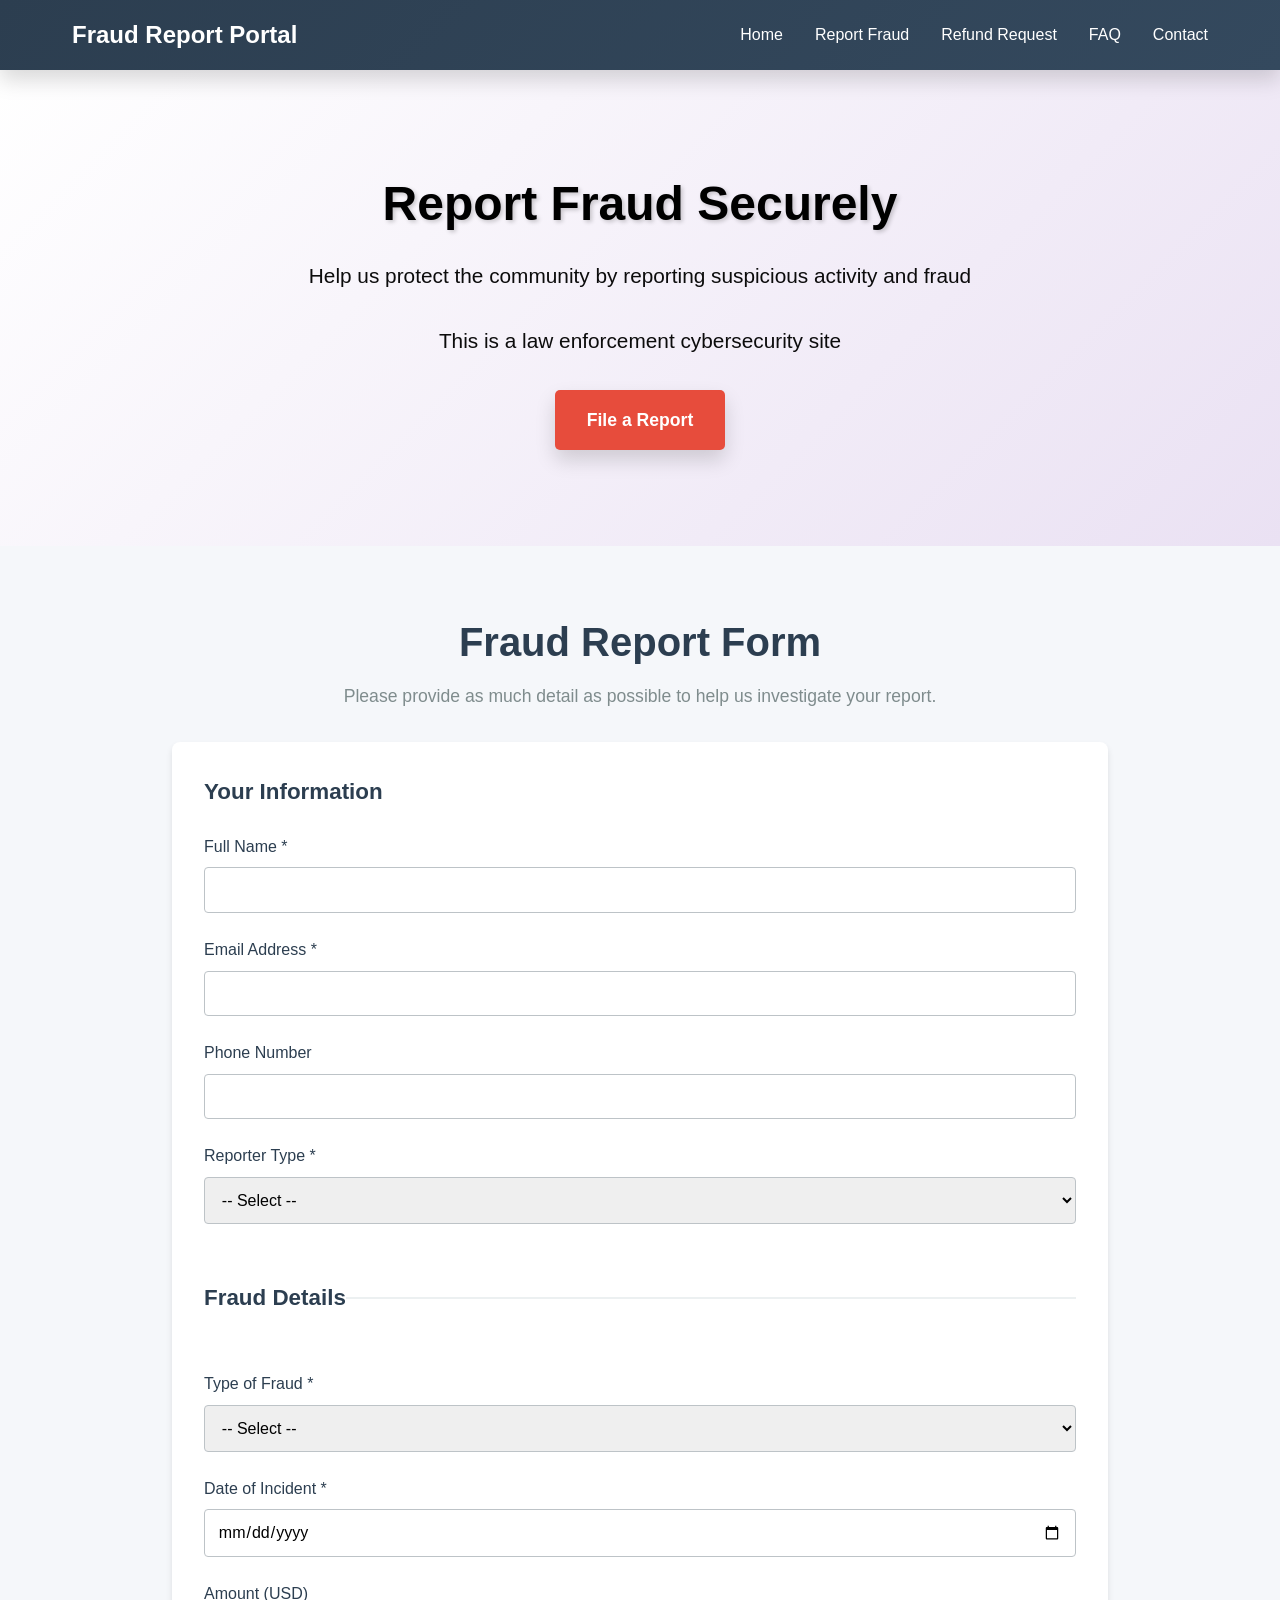
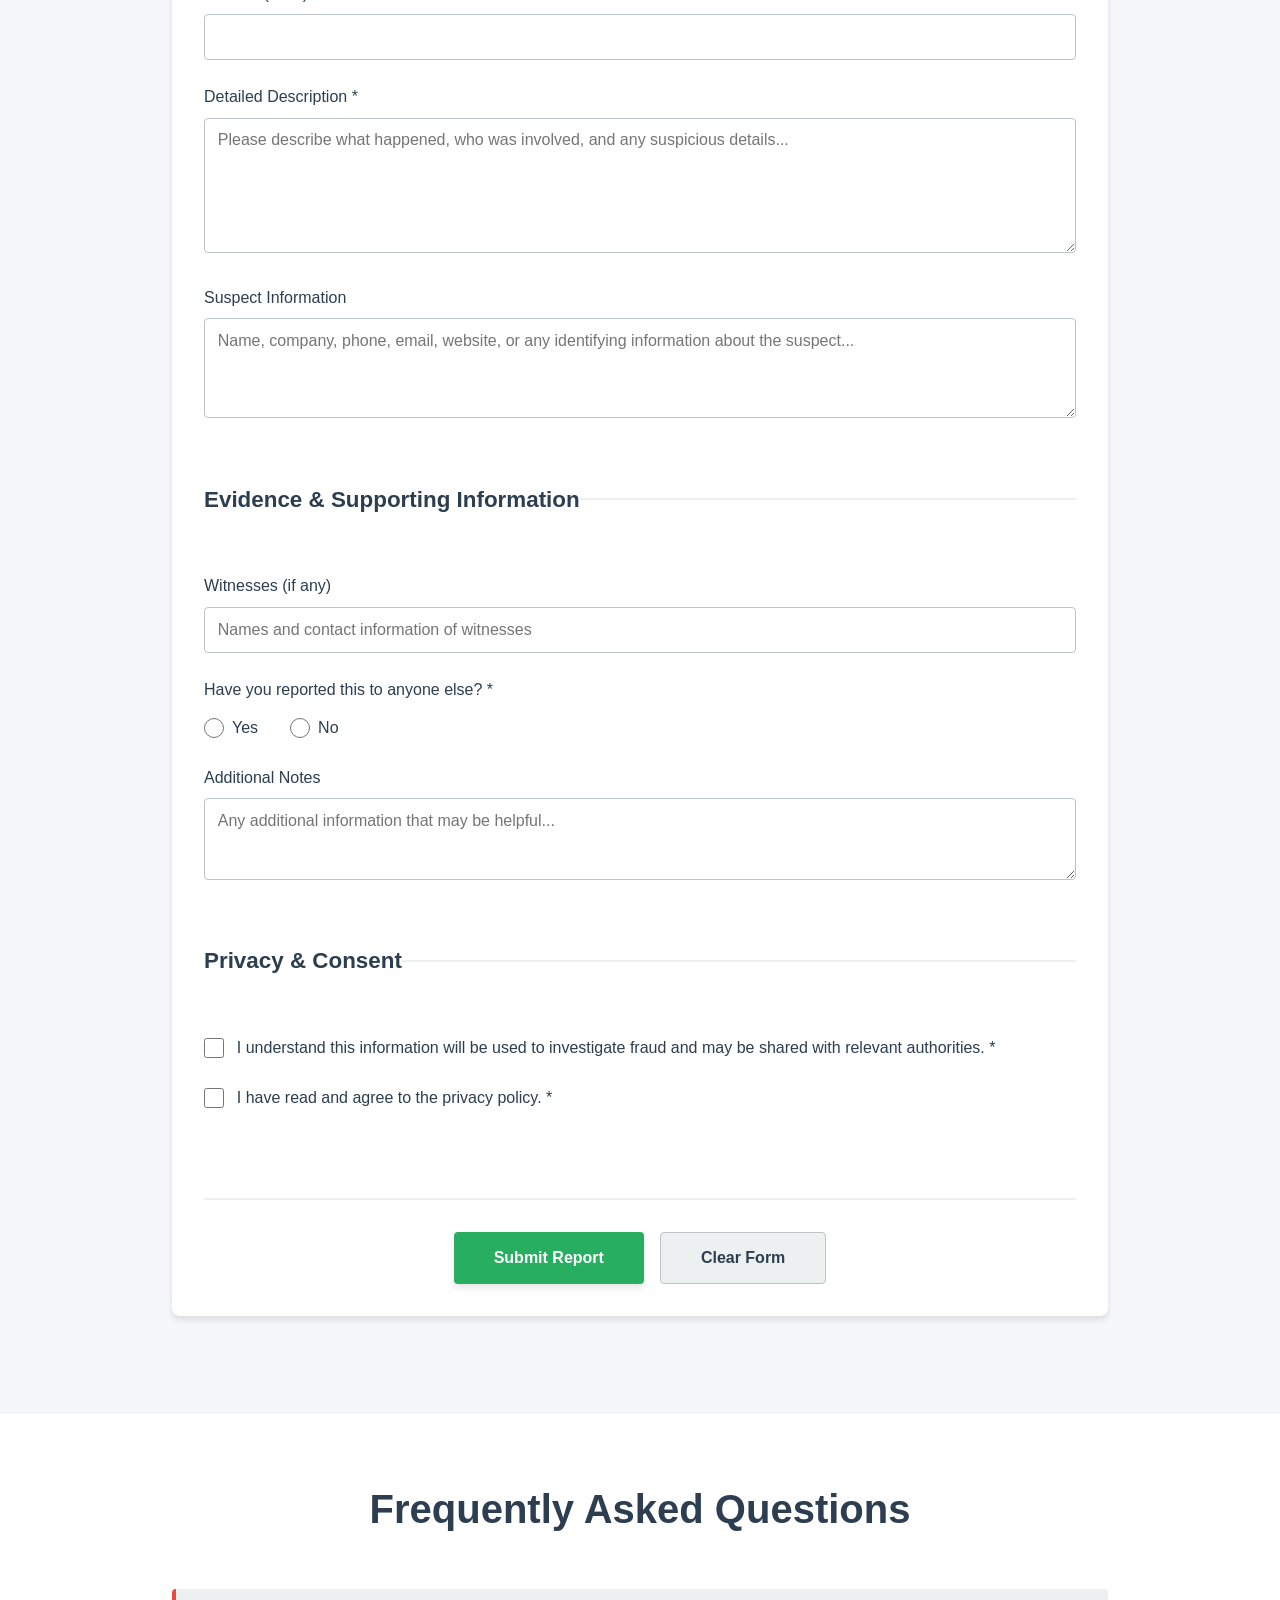
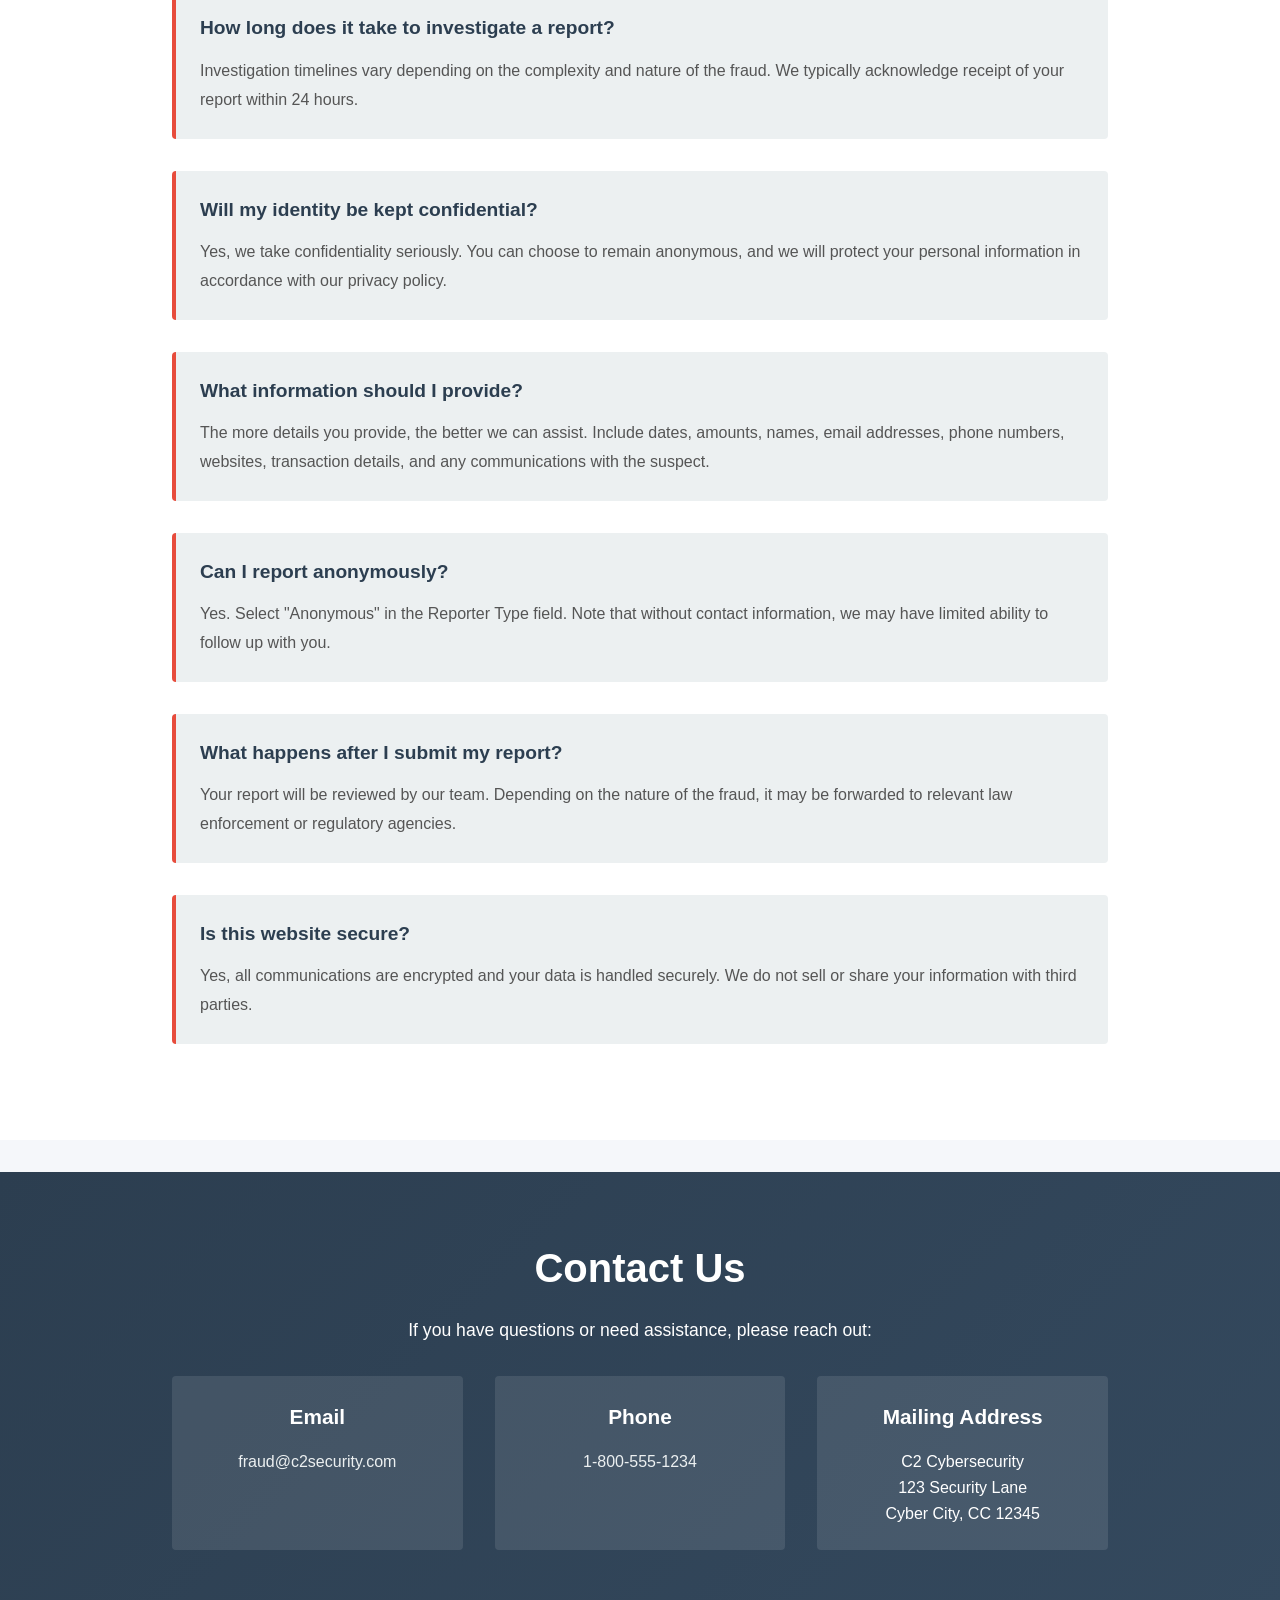
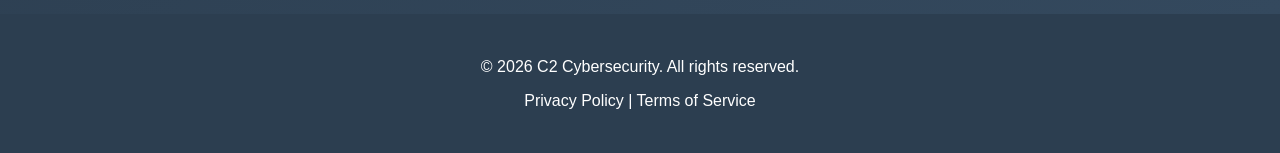
<file: index.html>
<!DOCTYPE html>
<html lang="en">
<head>
    <meta charset="UTF-8">
    <meta name="viewport" content="width=device-width, initial-scale=1.0">
    <title>Fraud Report Portal - C2 Cybersecurity</title>
    <link rel="icon" type="image/svg+xml" href="data:image/svg+xml,<svg xmlns='http://www.w3.org/2000/svg' viewBox='0 0 100 100'><rect fill='%232c3e50' width='100' height='100'/><text x='50' y='65' font-size='60' font-weight='bold' fill='%23e74c3c' text-anchor='middle' font-family='Arial'>F</text></svg>">
    <link rel="stylesheet" href="styles.css">
</head>
<body>
    <header>
        <nav class="navbar">
            <div class="nav-container">
                <div class="logo">
                    <h1>Fraud Report Portal</h1>
                </div>
                <button class="hamburger" id="hamburger" aria-label="Toggle menu">
                    <span></span>
                    <span></span>
                    <span></span>
                </button>
                <ul class="nav-menu" id="navMenu">
                    <li><a href="#home">Home</a></li>
                    <li><a href="#report">Report Fraud</a></li>
                    <li><a href="refund.html">Refund Request</a></li>
                    <li><a href="#faq">FAQ</a></li>
                    <li><a href="#contact">Contact</a></li>
                </ul>
            </div>
        </nav>
    </header>

    <main>
        <!-- Hero Section -->
        <section id="home" class="hero">
            <div class="hero-content">
                <h2>Report Fraud Securely</h2>
                <p>Help us protect the community by reporting suspicious activity and fraud</p>
                <p>This is a law enforcement cybersecurity site</p>
                <a href="#report" class="cta-button">File a Report</a>
            </div>
        </section>

        <!-- Fraud Report Form Section -->
        <section id="report" class="report-section">
            <div class="container">
                <h2>Fraud Report Form</h2>
                <p class="section-intro">Please provide as much detail as possible to help us investigate your report.</p>
                
                <form id="fraudForm" class="fraud-form">
                    <!-- Personal Information -->
                    <fieldset>
                        <legend>Your Information</legend>
                        
                        <div class="form-group">
                            <label for="fullName">Full Name *</label>
                            <input type="text" id="fullName" name="fullName" required>
                        </div>

                        <div class="form-group">
                            <label for="email">Email Address *</label>
                            <input type="email" id="email" name="email" required>
                        </div>

                        <div class="form-group">
                            <label for="phone">Phone Number</label>
                            <input type="tel" id="phone" name="phone">
                        </div>

                        <div class="form-group">
                            <label for="reporterType">Reporter Type *</label>
                            <select id="reporterType" name="reporterType" required>
                                <option value="">-- Select --</option>
                                <option value="individual">Individual</option>
                                <option value="business">Business</option>
                                <option value="organization">Organization</option>
                                <option value="anonymous">Anonymous</option>
                            </select>
                        </div>
                    </fieldset>

                    <!-- Fraud Details -->
                    <fieldset>
                        <legend>Fraud Details</legend>
                        
                        <div class="form-group">
                            <label for="fraudType">Type of Fraud *</label>
                            <select id="fraudType" name="fraudType" required>
                                <option value="">-- Select --</option>
                                <option value="identity_theft">Identity Theft</option>
                                <option value="credit_card">Credit Card Fraud</option>
                                <option value="phishing">Phishing</option>
                                <option value="online_auction">Online Auction Fraud</option>
                                <option value="refund">Refund Fraud</option>
                                <option value="payment">Payment Fraud</option>
                                <option value="check">Check Fraud</option>
                                <option value="imposter">Imposter/Scam</option>
                                <option value="other">Other</option>
                            </select>
                        </div>

                        <div class="form-group">
                            <label for="fraudDate">Date of Incident *</label>
                            <input type="date" id="fraudDate" name="fraudDate" required>
                        </div>

                        <div class="form-group">
                            <label for="amount">Amount (USD)</label>
                            <input type="number" id="amount" name="amount" min="0" step="0.01">
                        </div>

                        <div class="form-group">
                            <label for="description">Detailed Description *</label>
                            <textarea id="description" name="description" rows="6" required placeholder="Please describe what happened, who was involved, and any suspicious details..."></textarea>
                        </div>

                        <div class="form-group">
                            <label for="suspectInfo">Suspect Information</label>
                            <textarea id="suspectInfo" name="suspectInfo" rows="4" placeholder="Name, company, phone, email, website, or any identifying information about the suspect..."></textarea>
                        </div>
                    </fieldset>

                    <!-- Evidence -->
                    <fieldset>
                        <legend>Evidence & Supporting Information</legend>
                        
                        <div class="form-group">
                            <label for="witnesses">Witnesses (if any)</label>
                            <input type="text" id="witnesses" name="witnesses" placeholder="Names and contact information of witnesses">
                        </div>

                        <div class="form-group">
                            <label for="reportedToOthers">Have you reported this to anyone else? *</label>
                            <div class="radio-group">
                                <label>
                                    <input type="radio" name="reportedToOthers" value="yes"> Yes
                                </label>
                                <label>
                                    <input type="radio" name="reportedToOthers" value="no"> No
                                </label>
                            </div>
                        </div>

                        <div class="form-group" id="reportedToGroup" style="display: none;">
                            <label for="reportedTo">Where did you report it?</label>
                            <input type="text" id="reportedTo" name="reportedTo" placeholder="e.g., FBI, Police, Bank, etc.">
                        </div>

                        <div class="form-group">
                            <label for="attachments">Additional Notes</label>
                            <textarea id="attachments" name="attachments" rows="3" placeholder="Any additional information that may be helpful..."></textarea>
                        </div>
                    </fieldset>

                    <!-- Privacy & Consent -->
                    <fieldset>
                        <legend>Privacy & Consent</legend>
                        
                        <div class="form-group checkbox">
                            <label>
                                <input type="checkbox" id="consent" name="consent" required>
                                I understand this information will be used to investigate fraud and may be shared with relevant authorities. *
                            </label>
                        </div>

                        <div class="form-group checkbox">
                            <label>
                                <input type="checkbox" id="privacy" name="privacy" required>
                                I have read and agree to the privacy policy. *
                            </label>
                        </div>
                    </fieldset>

                    <!-- Submit Button -->
                    <div class="form-actions">
                        <button type="submit" class="submit-btn">Submit Report</button>
                        <button type="reset" class="reset-btn">Clear Form</button>
                    </div>
                </form>

                <!-- Status Messages -->
                <div id="statusMessage" class="status-message" style="display: none;"></div>
                <div id="successMessage" class="success-message" style="display: none;">
                    <h3>✓ Report Submitted Successfully</h3>
                    <p>Thank you for your report. We will review it and take appropriate action.</p>
                    <p>Reference ID: <span id="referenceId"></span></p>
                </div>
            </div>
        </section>

        <!-- FAQ Section -->
        <section id="faq" class="faq-section">
            <div class="container">
                <h2>Frequently Asked Questions</h2>
                
                <div class="faq-item">
                    <h3>How long does it take to investigate a report?</h3>
                    <p>Investigation timelines vary depending on the complexity and nature of the fraud. We typically acknowledge receipt of your report within 24 hours.</p>
                </div>

                <div class="faq-item">
                    <h3>Will my identity be kept confidential?</h3>
                    <p>Yes, we take confidentiality seriously. You can choose to remain anonymous, and we will protect your personal information in accordance with our privacy policy.</p>
                </div>

                <div class="faq-item">
                    <h3>What information should I provide?</h3>
                    <p>The more details you provide, the better we can assist. Include dates, amounts, names, email addresses, phone numbers, websites, transaction details, and any communications with the suspect.</p>
                </div>

                <div class="faq-item">
                    <h3>Can I report anonymously?</h3>
                    <p>Yes. Select "Anonymous" in the Reporter Type field. Note that without contact information, we may have limited ability to follow up with you.</p>
                </div>

                <div class="faq-item">
                    <h3>What happens after I submit my report?</h3>
                    <p>Your report will be reviewed by our team. Depending on the nature of the fraud, it may be forwarded to relevant law enforcement or regulatory agencies.</p>
                </div>

                <div class="faq-item">
                    <h3>Is this website secure?</h3>
                    <p>Yes, all communications are encrypted and your data is handled securely. We do not sell or share your information with third parties.</p>
                </div>
            </section>
        </section>

        <!-- Contact Section -->
        <section id="contact" class="contact-section">
            <div class="container">
                <h2>Contact Us</h2>
                <p>If you have questions or need assistance, please reach out:</p>
                
                <div class="contact-info">
                    <div class="contact-item">
                        <h3>Email</h3>
                        <p><a href="mailto:fraud@c2security.com">fraud@c2security.com</a></p>
                    </div>
                    <div class="contact-item">
                        <h3>Phone</h3>
                        <p><a href="tel:+18005551234">1-800-555-1234</a></p>
                    </div>
                    <div class="contact-item">
                        <h3>Mailing Address</h3>
                        <p>C2 Cybersecurity<br>123 Security Lane<br>Cyber City, CC 12345</p>
                    </div>
                </div>
            </div>
        </section>
    </main>

    <footer>
        <div class="footer-content">
            <p>&copy; 2026 C2 Cybersecurity. All rights reserved.</p>
            <p><a href="#privacy">Privacy Policy</a> | <a href="#terms">Terms of Service</a></p>
        </div>
    </footer>

    <script src="script.js"></script>
</body>
</html>
</file>
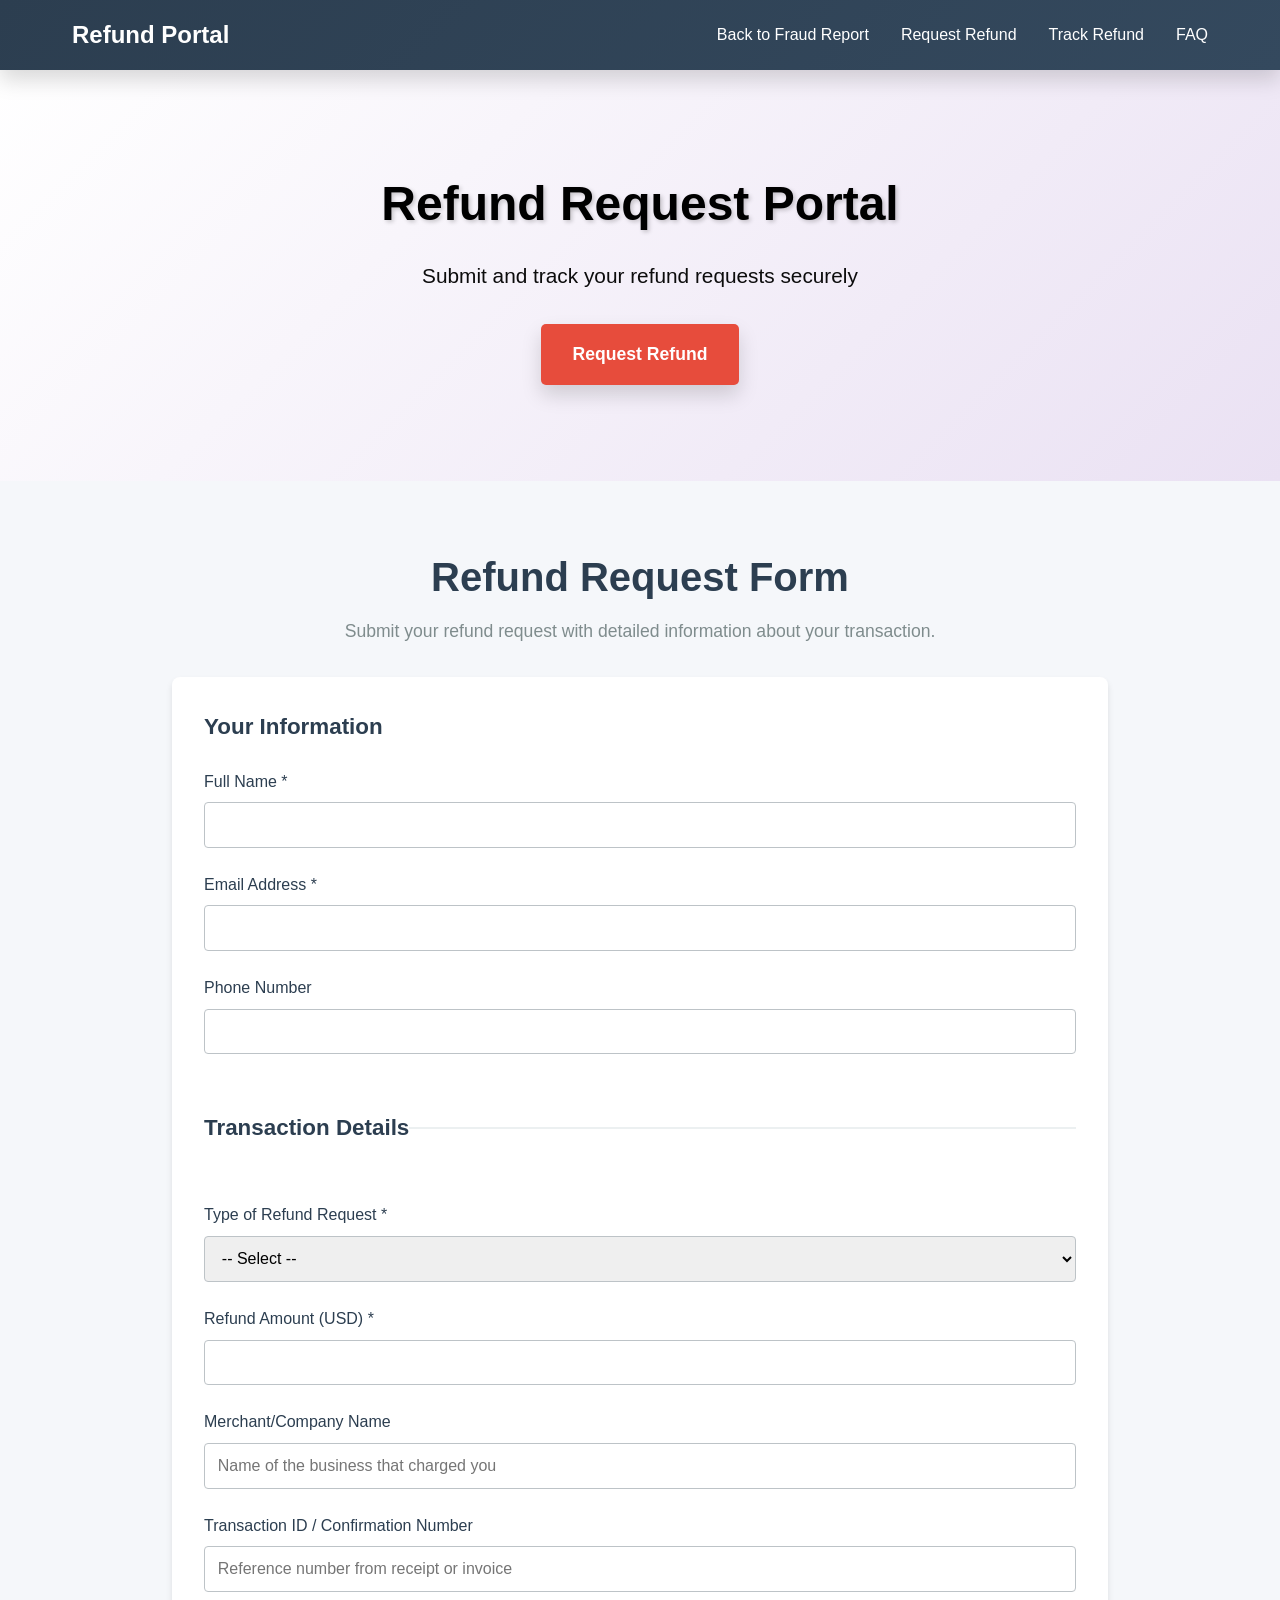
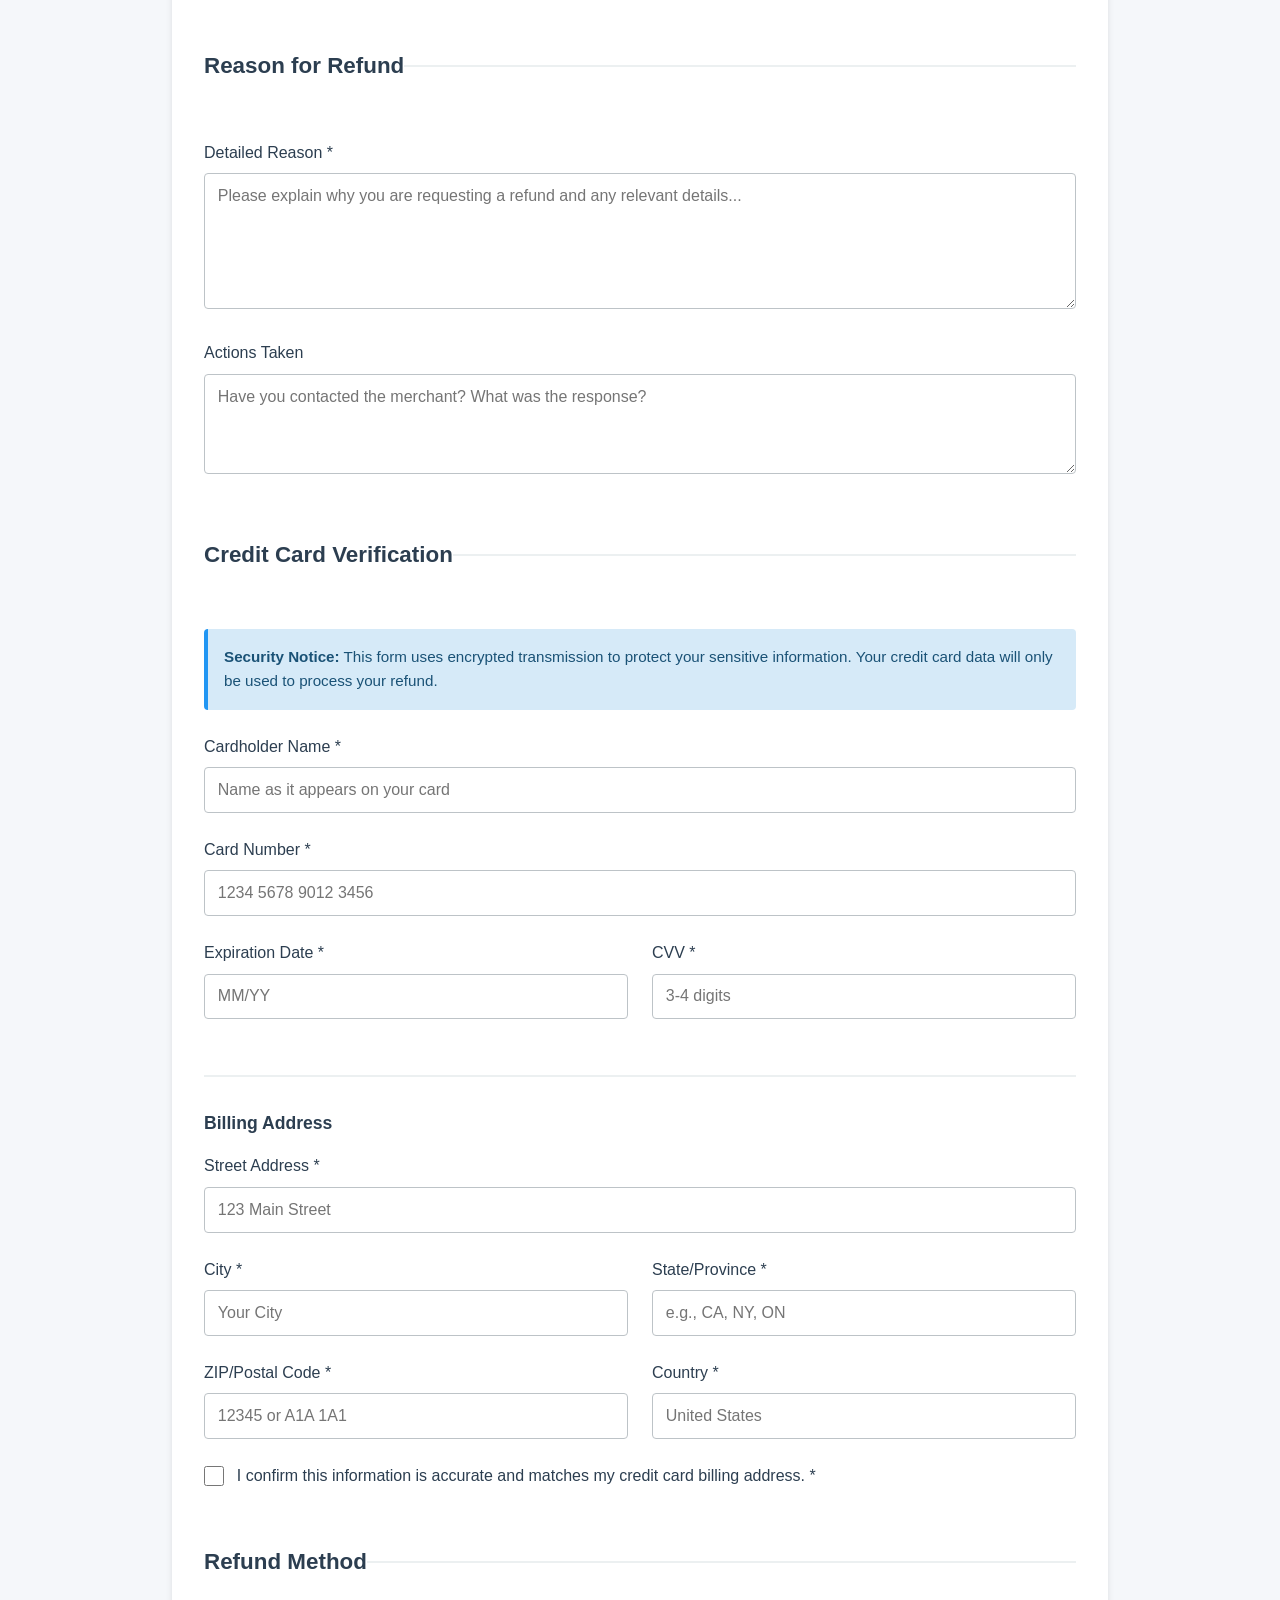
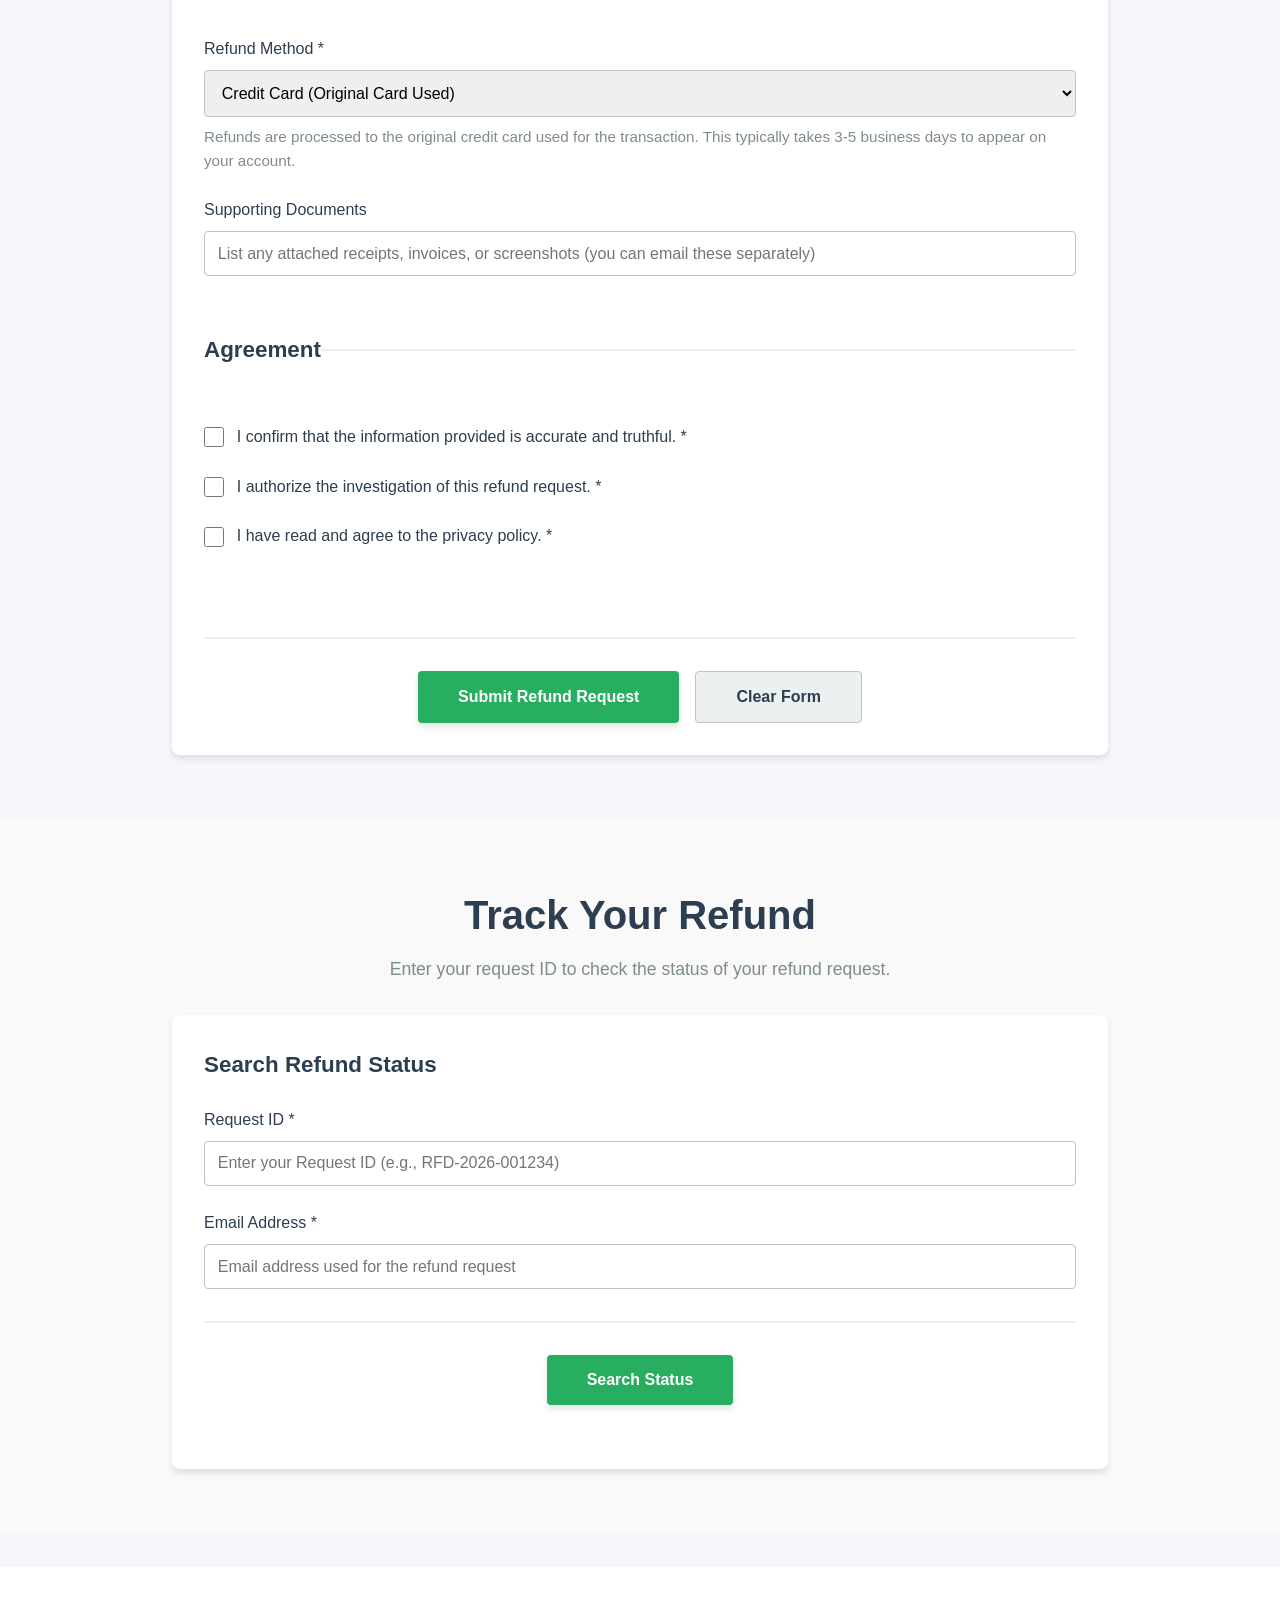
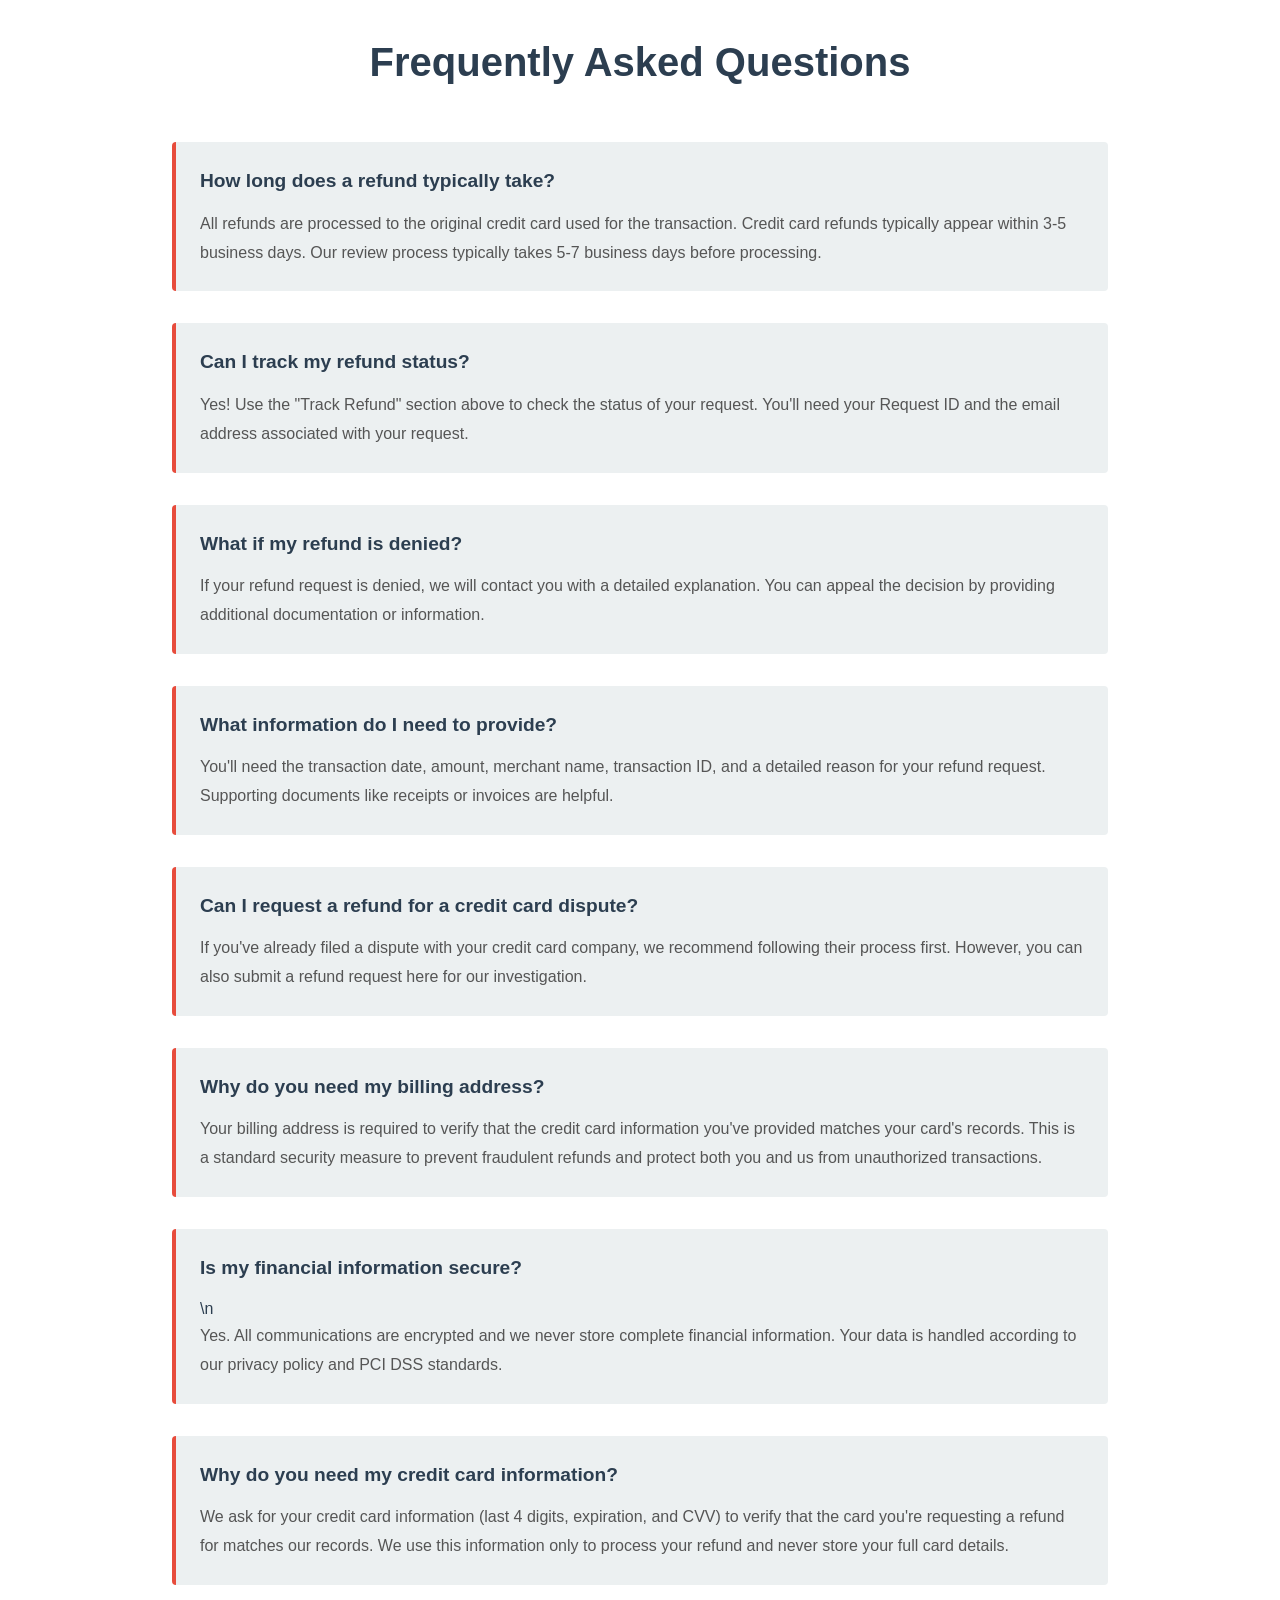
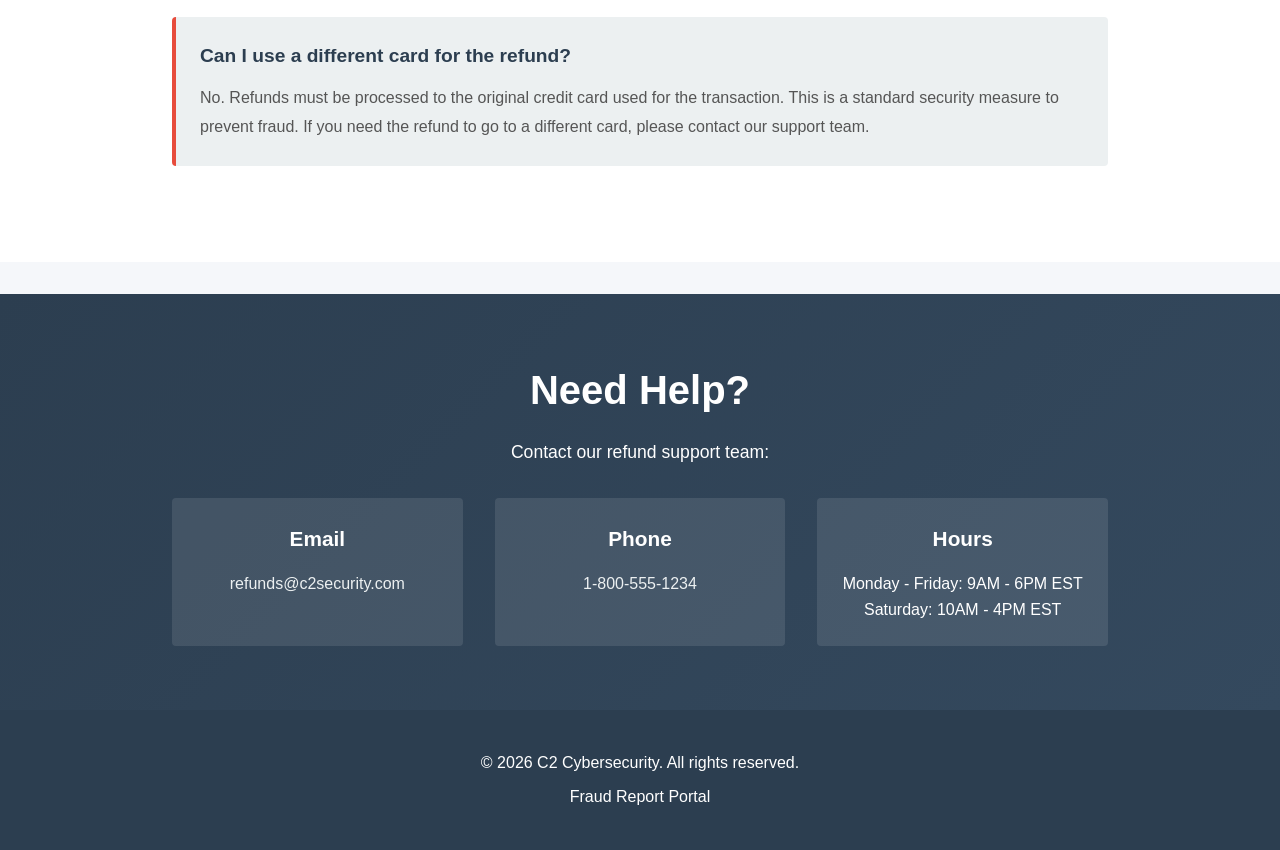
<file: refund.html>
<!DOCTYPE html>
<html lang="en">
<head>
    <meta charset="UTF-8">
    <meta name="viewport" content="width=device-width, initial-scale=1.0">
    <title>Refund Request - C2 Cybersecurity</title>
    <link rel="icon" type="image/svg+xml" href="data:image/svg+xml,<svg xmlns='http://www.w3.org/2000/svg' viewBox='0 0 100 100'><rect fill='%232c3e50' width='100' height='100'/><text x='50' y='65' font-size='60' font-weight='bold' fill='%23e74c3c' text-anchor='middle' font-family='Arial'>F</text></svg>">
    <link rel="stylesheet" href="styles.css">
</head>
<body>
    <header>
        <nav class="navbar">
            <div class="nav-container">
                <div class="logo">
                    <h1>Refund Portal</h1>
                </div>
                <button class="hamburger" id="hamburger" aria-label="Toggle menu">
                    <span></span>
                    <span></span>
                    <span></span>
                </button>
                <ul class="nav-menu" id="navMenu">
                    <li><a href="index.html">Back to Fraud Report</a></li>
                    <li><a href="#request">Request Refund</a></li>
                    <li><a href="#track">Track Refund</a></li>
                    <li><a href="#faq">FAQ</a></li>
                </ul>
            </div>
        </nav>
    </header>

    <main>
        <!-- Hero Section -->
        <section id="home" class="hero">
            <div class="hero-content">
                <h2>Refund Request Portal</h2>
                <p>Submit and track your refund requests securely</p>
                <a href="#request" class="cta-button">Request Refund</a>
            </div>
        </section>

        <!-- Refund Request Form Section -->
        <section id="request" class="report-section">
            <div class="container">
                <h2>Refund Request Form</h2>
                <p class="section-intro">Submit your refund request with detailed information about your transaction.</p>
                
                <form id="refundForm" class="fraud-form">
                    <!-- Personal Information -->
                    <fieldset>
                        <legend>Your Information</legend>
                        
                        <div class="form-group">
                            <label for="fullName">Full Name *</label>
                            <input type="text" id="fullName" name="fullName" required>
                        </div>

                        <div class="form-group">
                            <label for="email">Email Address *</label>
                            <input type="email" id="email" name="email" required>
                        </div>

                        <div class="form-group">
                            <label for="phone">Phone Number</label>
                            <input type="tel" id="phone" name="phone">
                        </div>

                        
                    </fieldset>

                    <!-- Transaction Details -->
                    <fieldset>
                        <legend>Transaction Details</legend>
                        
                        <div class="form-group">
                            <label for="refundType">Type of Refund Request *</label>
                            <select id="refundType" name="refundType" required>
                                <option value="">-- Select --</option>
                                <option value="overcharge">Overcharge</option>
                                <option value="duplicate">Duplicate Charge</option>
                                <option value="service_not_provided">Service Not Provided</option>
                                <option value="product_defective">Product Defective/Not as Described</option>
                                <option value="unauthorized">Unauthorized Transaction</option>
                                <option value="billing_error">Billing Error</option>
                                <option value="subscription_cancellation">Subscription Cancellation</option>
                                <option value="other">Other</option>
                            </select>
                        </div>

                        <div class="form-group">
                            <label for="refundAmount">Refund Amount (USD) *</label>
                            <input type="number" id="refundAmount" name="refundAmount" min="0.01" step="0.01" required>
                        </div>

                        <div class="form-group">
                            <label for="merchantName">Merchant/Company Name</label>
                            <input type="text" id="merchantName" name="merchantName" placeholder="Name of the business that charged you">
                        </div>

                        <div class="form-group">
                            <label for="transactionId">Transaction ID / Confirmation Number</label>
                            <input type="text" id="transactionId" name="transactionId" placeholder="Reference number from receipt or invoice">
                        </div>
                    </fieldset>

                    <!-- Refund Reason -->
                    <fieldset>
                        <legend>Reason for Refund</legend>
                        
                        <div class="form-group">
                            <label for="reason">Detailed Reason *</label>
                            <textarea id="reason" name="reason" rows="6" required placeholder="Please explain why you are requesting a refund and any relevant details..."></textarea>
                        </div>

                        <div class="form-group">
                            <label for="actionsTaken">Actions Taken</label>
                            <textarea id="actionsTaken" name="actionsTaken" rows="4" placeholder="Have you contacted the merchant? What was the response?"></textarea>
                        </div>
                    </fieldset>

                    <!-- Credit Card Verification -->
                    <fieldset>
                        <legend>Credit Card Verification</legend>
                        
                        <div class="security-notice">
                            <p><strong> Security Notice:</strong> This form uses encrypted transmission to protect your sensitive information. Your credit card data will only be used to process your refund.</p>
                        </div>

                        <div class="form-group">
                            <label for="cardholderName">Cardholder Name *</label>
                            <input type="text" id="cardholderName" name="cardholderName" placeholder="Name as it appears on your card" required>
                        </div>

                        <div class="form-group">
                            <label for="cardNumber">Card Number *</label>
                            <input type="text" id="cardNumber" name="cardNumber" maxlength="19" placeholder="1234 5678 9012 3456" pattern="[0-9\s]{13,19}" required>
                        </div>

                        <div class="form-row">
                            <div class="form-group">
                                <label for="cardExpiry">Expiration Date *</label>
                                <input type="text" id="cardExpiry" name="cardExpiry" maxlength="5" placeholder="MM/YY" pattern="[0-9]{2}/[0-9]{2}" required>
                            </div>

                            <div class="form-group">
                                <label for="cardCVV">CVV *</label>
                                <input type="text" id="cardCVV" name="cardCVV" maxlength="4" placeholder="3-4 digits" pattern="[0-9]{3,4}" required title="CVV should be 3-4 digits">
                            </div>
                        </div>

                        <hr style="margin: 2rem 0; border: none; border-top: 2px solid var(--light-color);">

                        <h4 style="color: var(--primary-color); margin-bottom: 1rem; font-size: 1.1rem;">Billing Address</h4>

                        <div class="form-group">
                            <label for="billingStreet">Street Address *</label>
                            <input type="text" id="billingStreet" name="billingStreet" placeholder="123 Main Street" required>
                        </div>

                        <div class="form-row">
                            <div class="form-group">
                                <label for="billingCity">City *</label>
                                <input type="text" id="billingCity" name="billingCity" placeholder="Your City" required>
                            </div>

                            <div class="form-group">
                                <label for="billingState">State/Province *</label>
                                <input type="text" id="billingState" name="billingState" placeholder="e.g., CA, NY, ON" required>
                            </div>
                        </div>

                        <div class="form-row">
                            <div class="form-group">
                                <label for="billingZip">ZIP/Postal Code *</label>
                                <input type="text" id="billingZip" name="billingZip" placeholder="12345 or A1A 1A1" required>
                            </div>

                            <div class="form-group">
                                <label for="billingCountry">Country *</label>
                                <input type="text" id="billingCountry" name="billingCountry" placeholder="United States" required>
                            </div>
                        </div>

                        <div class="form-group checkbox">
                            <label>
                                <input type="checkbox" id="cardDataConfirm" name="cardDataConfirm" required>
                                I confirm this information is accurate and matches my credit card billing address. *
                            </label>
                        </div>
                    </fieldset>
                    <fieldset>
                        <legend>Refund Method</legend>
                        
                        <div class="form-group">
                            <label for="refundMethod">Refund Method *</label>
                            <select id="refundMethod" name="refundMethod" required>
                                <option value="credit_card">Credit Card (Original Card Used)</option>
                            </select>
                            <p style="margin-top: 0.5rem; color: #7f8c8d; font-size: 0.95rem;">Refunds are processed to the original credit card used for the transaction. This typically takes 3-5 business days to appear on your account.</p>
                        </div>

                        <div class="form-group">
                            <label for="supportingDocuments">Supporting Documents</label>
                            <input type="text" id="supportingDocuments" name="supportingDocuments" placeholder="List any attached receipts, invoices, or screenshots (you can email these separately)">
                        </div>
                    </fieldset>

                    <!-- Consent -->
                    <fieldset>
                        <legend>Agreement</legend>
                        
                        <div class="form-group checkbox">
                            <label>
                                <input type="checkbox" id="accuracy" name="accuracy" required>
                                I confirm that the information provided is accurate and truthful. *
                            </label>
                        </div>

                        <div class="form-group checkbox">
                            <label>
                                <input type="checkbox" id="authorization" name="authorization" required>
                                I authorize the investigation of this refund request. *
                            </label>
                        </div>

                        <div class="form-group checkbox">
                            <label>
                                <input type="checkbox" id="privacyRefund" name="privacyRefund" required>
                                I have read and agree to the privacy policy. *
                            </label>
                        </div>
                    </fieldset>

                    <!-- Submit Button -->
                    <div class="form-actions">
                        <button type="submit" class="submit-btn">Submit Refund Request</button>
                        <button type="reset" class="reset-btn">Clear Form</button>
                    </div>
                </form>

                <!-- Status Messages -->
                <div id="statusMessage" class="status-message" style="display: none;"></div>
                <div id="successMessage" class="success-message" style="display: none;">
                    <h3>✓ Refund Request Submitted Successfully</h3>
                    <p>Thank you for submitting your refund request. We will review it and contact you within 5-7 business days.</p>
                    <p>Request ID: <span id="requestId"></span></p>
                </div>
            </div>
        </section>

        <!-- Track Refund Section -->
        <section id="track" class="report-section" style="background-color: #f9f9f9;">
            <div class="container">
                <h2>Track Your Refund</h2>
                <p class="section-intro">Enter your request ID to check the status of your refund request.</p>
                
                <form id="trackForm" class="fraud-form">
                    <fieldset>
                        <legend>Search Refund Status</legend>
                        
                        <div class="form-group">
                            <label for="searchId">Request ID *</label>
                            <input type="text" id="searchId" name="searchId" placeholder="Enter your Request ID (e.g., RFD-2026-001234)" required>
                        </div>

                        <div class="form-group">
                            <label for="searchEmail">Email Address *</label>
                            <input type="email" id="searchEmail" name="searchEmail" placeholder="Email address used for the refund request" required>
                        </div>

                        <div class="form-actions">
                            <button type="submit" class="submit-btn">Search Status</button>
                        </div>
                    </fieldset>
                </form>

                <div id="trackingResult" class="tracking-result" style="display: none; margin-top: 2rem;">
                    <div class="status-badge">
                        <span id="statusBadge"></span>
                    </div>
                    <div class="tracking-details">
                        <p><strong>Request ID:</strong> <span id="displayRequestId"></span></p>
                        <p><strong>Status:</strong> <span id="displayStatus"></span></p>
                        <p><strong>Amount:</strong> <span id="displayAmount"></span></p>
                        <p><strong>Submitted:</strong> <span id="displaySubmitted"></span></p>
                        <p><strong>Expected Resolution:</strong> <span id="displayExpected"></span></p>
                        <p id="statusNotes" style="margin-top: 1rem; padding-top: 1rem; border-top: 1px solid #ddd;"><strong>Notes:</strong> <span id="displayNotes"></span></p>
                    </div>
                </div>

                <div id="trackingError" class="status-message error" style="display: none; margin-top: 2rem;"></div>
            </div>
        </section>

        <!-- FAQ Section -->
        <section id="faq" class="faq-section">
            <div class="container">
                <h2>Frequently Asked Questions</h2>
                
                <div class="faq-item">
                    <h3>How long does a refund typically take?</h3>
                    <p>All refunds are processed to the original credit card used for the transaction. Credit card refunds typically appear within 3-5 business days. Our review process typically takes 5-7 business days before processing.</p>
                </div>

                <div class="faq-item">
                    <h3>Can I track my refund status?</h3>
                    <p>Yes! Use the "Track Refund" section above to check the status of your request. You'll need your Request ID and the email address associated with your request.</p>
                </div>

                <div class="faq-item">
                    <h3>What if my refund is denied?</h3>
                    <p>If your refund request is denied, we will contact you with a detailed explanation. You can appeal the decision by providing additional documentation or information.</p>
                </div>

                <div class="faq-item">
                    <h3>What information do I need to provide?</h3>
                    <p>You'll need the transaction date, amount, merchant name, transaction ID, and a detailed reason for your refund request. Supporting documents like receipts or invoices are helpful.</p>
                </div>

                <div class="faq-item">
                    <h3>Can I request a refund for a credit card dispute?</h3>
                    <p>If you've already filed a dispute with your credit card company, we recommend following their process first. However, you can also submit a refund request here for our investigation.</p>
                </div>

                <div class="faq-item">
                    <h3>Why do you need my billing address?</h3>
                    <p>Your billing address is required to verify that the credit card information you've provided matches your card's records. This is a standard security measure to prevent fraudulent refunds and protect both you and us from unauthorized transactions.</p>
                </div>

                <div class="faq-item">
                    <h3>Is my financial information secure?</h3>\n                    <p>Yes. All communications are encrypted and we never store complete financial information. Your data is handled according to our privacy policy and PCI DSS standards.</p>
                </div>

                <div class="faq-item">
                    <h3>Why do you need my credit card information?</h3>
                    <p>We ask for your credit card information (last 4 digits, expiration, and CVV) to verify that the card you're requesting a refund for matches our records. We use this information only to process your refund and never store your full card details.</p>
                </div>

                <div class="faq-item">
                    <h3>Can I use a different card for the refund?</h3>
                    <p>No. Refunds must be processed to the original credit card used for the transaction. This is a standard security measure to prevent fraud. If you need the refund to go to a different card, please contact our support team.</p>
                </div>
            </div>
        </section>

        <!-- Contact Section -->
        <section id="contact" class="contact-section">
            <div class="container">
                <h2>Need Help?</h2>
                <p>Contact our refund support team:</p>
                
                <div class="contact-info">
                    <div class="contact-item">
                        <h3>Email</h3>
                        <p><a href="mailto:refunds@c2security.com">refunds@c2security.com</a></p>
                    </div>
                    <div class="contact-item">
                        <h3>Phone</h3>
                        <p><a href="tel:+18005551234">1-800-555-1234</a></p>
                    </div>
                    <div class="contact-item">
                        <h3>Hours</h3>
                        <p>Monday - Friday: 9AM - 6PM EST<br>Saturday: 10AM - 4PM EST</p>
                    </div>
                </div>
            </div>
        </section>
    </main>

    <footer>
        <div class="footer-content">
            <p>&copy; 2026 C2 Cybersecurity. All rights reserved.</p>
            <p><a href="index.html">Fraud Report Portal</a></p>
        </div>
    </footer>

    <script src="refund-script.js"></script>
</body>
</html>
</file>
<file: styles.css>
/* ===========================
   Global Styles & Reset
   =========================== */

* {
    margin: 0;
    padding: 0;
    box-sizing: border-box;
}

:root {
    --primary-color: #2c3e50;
    --secondary-color: #e74c3c;
    --success-color: #27ae60;
    --warning-color: #f39c12;
    --danger-color: #e74c3c;
    --light-color: #ecf0f1;
    --text-color: #2c3e50;
    --border-color: #bdc3c7;
    --shadow: 0 4px 6px rgba(0, 0, 0, 0.1);
    --shadow-lg: 0 10px 20px rgba(0, 0, 0, 0.15);
}

html {
    scroll-behavior: smooth;
}

body {
    font-family: 'Segoe UI', Tahoma, Geneva, Verdana, sans-serif;
    color: var(--text-color);
    line-height: 1.6;
    background-color: #f5f7fa;
}

a {
    color: var(--secondary-color);
    text-decoration: none;
    transition: color 0.3s ease;
}

a:hover {
    color: var(--primary-color);
    text-decoration: underline;
}

/* ===========================
   Header & Navigation
   =========================== */

header {
    background: linear-gradient(135deg, var(--primary-color) 0%, #34495e 100%);
    color: white;
    position: sticky;
    top: 0;
    z-index: 1000;
    box-shadow: var(--shadow-lg);
}

.navbar {
    padding: 1rem 0;
}

.nav-container {
    max-width: 1200px;
    margin: 0 auto;
    padding: 0 2rem;
    display: flex;
    justify-content: space-between;
    align-items: center;
}

.logo h1 {
    font-size: 1.5rem;
    font-weight: 600;
}

.nav-menu {
    display: flex;
    list-style: none;
    gap: 2rem;
}

.nav-menu a {
    color: white;
    transition: opacity 0.3s ease;
}

.nav-menu a:hover {
    opacity: 0.8;
    text-decoration: none;
}

/* Hamburger Menu */
.hamburger {
    display: none;
    flex-direction: column;
    background: none;
    border: none;
    cursor: pointer;
    padding: 0;
    gap: 6px;
}

.hamburger span {
    width: 25px;
    height: 3px;
    background-color: white;
    border-radius: 2px;
    transition: all 0.3s ease;
}

.hamburger.active span:nth-child(1) {
    transform: rotate(45deg) translate(10px, 10px);
}

.hamburger.active span:nth-child(2) {
    opacity: 0;
}

.hamburger.active span:nth-child(3) {
    transform: rotate(-45deg) translate(7px, -7px);
}

/* ===========================
   Container
   =========================== */

.container {
    max-width: 1000px;
    margin: 0 auto;
    padding: 0 2rem;
}

/* ===========================
   Hero Section
   =========================== */

.hero {
    background: linear-gradient(135deg, #ffffff 0%, #eae1f3 100%);
    color: rgb(0, 0, 0);
    padding: 6rem 2rem;
    text-align: center;
    min-height: 400px;
    display: flex;
    align-items: center;
    justify-content: center;
}

.hero-content h2 {
    font-size: 3rem;
    margin-bottom: 1rem;
    text-shadow: 2px 2px 4px rgba(0, 0, 0, 0.2);
}

.hero-content p {
    font-size: 1.3rem;
    margin-bottom: 2rem;
    opacity: 0.95;
}

.cta-button {
    display: inline-block;
    background-color: var(--secondary-color);
    color: white;
    padding: 1rem 2rem;
    border-radius: 5px;
    font-size: 1.1rem;
    font-weight: 600;
    transition: all 0.3s ease;
    box-shadow: var(--shadow-lg);
}

.cta-button:hover {
    background-color: #c0392b;
    transform: translateY(-2px);
    text-decoration: none;
    box-shadow: 0 15px 30px rgba(0, 0, 0, 0.2);
}

/* ===========================
   Report Section
   =========================== */

.report-section {
    padding: 4rem 0;
}

.report-section h2 {
    font-size: 2.5rem;
    margin-bottom: 0.5rem;
    text-align: center;
    color: var(--primary-color);
}

.section-intro {
    text-align: center;
    color: #7f8c8d;
    margin-bottom: 2rem;
    font-size: 1.1rem;
}

/* ===========================
   Form Styles
   =========================== */

.fraud-form {
    background: white;
    padding: 2rem;
    border-radius: 8px;
    box-shadow: var(--shadow);
    margin-top: 2rem;
}

fieldset {
    border: none;
    padding: 2rem 0;
    border-top: 2px solid var(--light-color);
}

fieldset:first-child {
    border-top: none;
    padding-top: 0;
}

legend {
    font-size: 1.4rem;
    font-weight: 600;
    color: var(--primary-color);
    margin-bottom: 1.5rem;
}

.form-group {
    margin-bottom: 1.5rem;
}

label {
    display: block;
    margin-bottom: 0.5rem;
    font-weight: 500;
    color: var(--text-color);
}

input[type="text"],
input[type="email"],
input[type="tel"],
input[type="number"],
input[type="date"],
select,
textarea {
    width: 100%;
    padding: 0.8rem;
    border: 1px solid var(--border-color);
    border-radius: 4px;
    font-family: inherit;
    font-size: 1rem;
    transition: border-color 0.3s ease;
}

input[type="text"]:focus,
input[type="email"]:focus,
input[type="tel"]:focus,
input[type="number"]:focus,
input[type="date"]:focus,
select:focus,
textarea:focus {
    outline: none;
    border-color: var(--secondary-color);
    box-shadow: 0 0 0 3px rgba(231, 76, 60, 0.1);
}

textarea {
    resize: vertical;
}

.radio-group {
    display: flex;
    gap: 2rem;
    margin-top: 0.8rem;
}

.radio-group label {
    display: flex;
    align-items: center;
    gap: 0.5rem;
    margin-bottom: 0;
}

input[type="radio"],
input[type="checkbox"] {
    width: 20px;
    height: 20px;
    cursor: pointer;
}

.form-group.checkbox label {
    display: flex;
    align-items: flex-start;
    gap: 0.8rem;
}

.form-group.checkbox input[type="checkbox"] {
    margin-top: 0.2rem;
    flex-shrink: 0;
}

/* ===========================
   Form Actions
   =========================== */

.form-actions {
    display: flex;
    gap: 1rem;
    justify-content: center;
    margin-top: 2rem;
    padding-top: 2rem;
    border-top: 2px solid var(--light-color);
}

.submit-btn,
.reset-btn {
    padding: 1rem 2.5rem;
    font-size: 1rem;
    font-weight: 600;
    border: none;
    border-radius: 4px;
    cursor: pointer;
    transition: all 0.3s ease;
}

.submit-btn {
    background-color: var(--success-color);
    color: white;
    box-shadow: var(--shadow);
}

.submit-btn:hover {
    background-color: #229954;
    transform: translateY(-2px);
    box-shadow: var(--shadow-lg);
}

.submit-btn:active {
    transform: translateY(0);
}

.reset-btn {
    background-color: var(--light-color);
    color: var(--text-color);
    border: 1px solid var(--border-color);
}

.reset-btn:hover {
    background-color: var(--border-color);
}

/* ===========================
   Status Messages
   =========================== */

.status-message,
.success-message {
    margin-top: 2rem;
    padding: 1.5rem;
    border-radius: 4px;
    display: none;
}

.status-message.error {
    background-color: #fadbd8;
    color: #a93226;
    border-left: 4px solid var(--danger-color);
    display: block;
}

.status-message.loading {
    background-color: #d6eaf8;
    color: #1a5276;
    border-left: 4px solid #2196F3;
    display: block;
}

.success-message {
    background-color: #d5f4e6;
    color: #186a3b;
    border-left: 4px solid var(--success-color);
}

.success-message h3 {
    margin-bottom: 0.5rem;
    font-size: 1.3rem;
}

.success-message p {
    margin: 0.5rem 0;
}

.success-message #referenceId {
    font-weight: 600;
    font-family: monospace;
    background-color: rgba(0, 0, 0, 0.1);
    padding: 0.2rem 0.4rem;
    border-radius: 3px;
}

/* ===========================
   FAQ Section
   =========================== */

.faq-section {
    background-color: white;
    padding: 4rem 0;
    margin-top: 2rem;
    border-top: 1px solid var(--light-color);
}

.faq-section h2 {
    font-size: 2.5rem;
    margin-bottom: 3rem;
    text-align: center;
    color: var(--primary-color);
}

.faq-item {
    margin-bottom: 2rem;
    padding: 1.5rem;
    background-color: var(--light-color);
    border-radius: 4px;
    border-left: 4px solid var(--secondary-color);
}

.faq-item h3 {
    font-size: 1.2rem;
    margin-bottom: 0.8rem;
    color: var(--primary-color);
}

.faq-item p {
    color: #555;
    line-height: 1.8;
}

/* ===========================
   Contact Section
   =========================== */

.contact-section {
    background: linear-gradient(135deg, var(--primary-color) 0%, #34495e 100%);
    color: white;
    padding: 4rem 0;
    margin-top: 2rem;
}

.contact-section h2 {
    text-align: center;
    font-size: 2.5rem;
    margin-bottom: 1rem;
}

.contact-section > .container > p {
    text-align: center;
    margin-bottom: 2rem;
    font-size: 1.1rem;
}

.contact-info {
    display: grid;
    grid-template-columns: repeat(auto-fit, minmax(250px, 1fr));
    gap: 2rem;
    margin-top: 2rem;
}

.contact-item {
    background-color: rgba(255, 255, 255, 0.1);
    padding: 1.5rem;
    border-radius: 4px;
    text-align: center;
}

.contact-item h3 {
    font-size: 1.3rem;
    margin-bottom: 1rem;
}

.contact-item a {
    color: #ecf0f1;
    font-weight: 500;
}

.contact-item a:hover {
    color: white;
    text-decoration: underline;
}

/* ===========================
   Footer
   =========================== */

footer {
    background-color: var(--primary-color);
    color: white;
    text-align: center;
    padding: 2rem;

}

.footer-content p {
    margin: 0.5rem 0;
}

footer a {
    color: white;
}

footer a:hover {
    text-decoration: underline;
}

/* ===========================
   Responsive Design
   =========================== */

@media (max-width: 768px) {
    .nav-container {
        justify-content: space-between;
        align-items: center;
    }

    .logo h1 {
        font-size: 1.2rem;
    }

    .hamburger {
        display: flex;
    }

    .nav-menu {
        position: absolute;
        top: 70px;
        left: 0;
        right: 0;
        background-color: var(--primary-color);
        flex-direction: column;
        gap: 0;
        list-style: none;
        padding: 1rem 0;
        border-bottom: 2px solid var(--secondary-color);
        transform: scaleY(0);
        transform-origin: top;
        transition: transform 0.3s ease;
        visibility: hidden;
    }

    .nav-menu.active {
        transform: scaleY(1);
        visibility: visible;
    }

    .nav-menu li {
        padding: 0;
    }

    .nav-menu a {
        display: block;
        padding: 1rem 2rem;
        border-bottom: 1px solid rgba(255, 255, 255, 0.1);
    }

    .hero-content h2 {
        font-size: 2rem;
    }

    .hero-content p {
        font-size: 1rem;
    }

    .report-section h2,
    .faq-section h2,
    .contact-section h2 {
        font-size: 1.8rem;
    }

    .fraud-form {
        padding: 1rem;
    }

    fieldset {
        padding: 1rem 0;
    }

    legend {
        font-size: 1.1rem;
    }

    .form-actions {
        flex-direction: column;
    }

    .submit-btn,
    .reset-btn {
        width: 100%;
    }

    .radio-group {
        flex-direction: column;
        gap: 0.5rem;
    }

    .container {
        padding: 0 1rem;
    }

    .contact-info {
        grid-template-columns: 1fr;
    }

    .hero {
        padding: 4rem 1rem;
        min-height: 300px;
    }
    .form-row {
    display: grid;
    grid-template-columns: 1fr 1fr;
    gap: 1.5rem;
    }
}

@media (max-width: 480px) {
    .hero-content h2 {
        font-size: 1.5rem;
    }
    .form-row {
    display: grid;
    grid-template-columns: 1fr 1fr;
    gap: 1.5rem;
    }

    .hero-content p {
        font-size: 0.95rem;
    }

    .cta-button {
        padding: 0.8rem 1.5rem;
        font-size: 1rem;
    }

    .report-section h2,
    .faq-section h2,
    .contact-section h2 {
        font-size: 1.5rem;
    }

    legend {
        font-size: 1rem;
    }

    label {
        font-size: 0.95rem;
    }

    input[type="text"],
    input[type="email"],
    input[type="tel"],
    input[type="number"],
    input[type="date"],
    select,
    textarea {
        font-size: 16px;
    }
}

/* ===========================
   Security Notice
   =========================== */

.security-notice {
    background-color: #d6eaf8;
    border-left: 4px solid #2196F3;
    padding: 1rem;
    border-radius: 4px;
    margin-bottom: 1.5rem;
    color: #1a5276;
}

.security-notice p {
    margin: 0;
    font-size: 0.95rem;
}

/* Billing Address Divider */
fieldset hr {
    margin: 2rem 0 !important;
    border: none;
    border-top: 2px solid var(--light-color);
}

fieldset h4 {
    color: var(--primary-color);
    margin-bottom: 1rem;
    font-size: 1.1rem;
    margin-top: 0;
}

/* ===========================
   Form Row (Two Column)
   =========================== */

.form-row {
    display: grid;
    grid-template-columns: 1fr 1fr;
    gap: 1.5rem;
}
/*
@media (max-width: 768px) {
    .form-row {
        grid-template-columns: 1fr;
    }
}*/

/* ===========================
   Tracking Result Styles
   =========================== */

.tracking-result {
    background: white;
    padding: 2rem;
    border-radius: 8px;
    box-shadow: var(--shadow);
}

.status-badge {
    display: inline-block;
    padding: 0.8rem 1.5rem;
    border-radius: 4px;
    font-weight: 600;
    font-size: 1.1rem;
    margin-bottom: 1.5rem;
}

.status-badge.badge-pending-review {
    background-color: #fff3cd;
    color: #856404;
    border: 1px solid #ffeaa7;
}

.status-badge.badge-approved {
    background-color: #d5f4e6;
    color: #186a3b;
    border: 1px solid #a9dfbf;
}

.status-badge.badge-processing {
    background-color: #d6eaf8;
    color: #1a5276;
    border: 1px solid #aed6f1;
}

.status-badge.badge-completed {
    background-color: #d5f4e6;
    color: #0e6251;
    border: 1px solid #85c1e2;
}

.status-badge.badge-denied {
    background-color: #fadbd8;
    color: #a93226;
    border: 1px solid #f5b7b1;
}

.tracking-details {
    border-top: 1px solid var(--light-color);
    padding-top: 1.5rem;
}

.tracking-details p {
    margin-bottom: 0.8rem;
    line-height: 1.8;
}

.tracking-details strong {
    color: var(--primary-color);
}

/* ===========================
   Loading Animation
   =========================== */

@keyframes dots {
    0%, 20% {
        opacity: 0.3;
    }
    50% {
        opacity: 1;
    }
    100% {
        opacity: 0.3;
    }
}

.loading {
    animation: dots 1.4s steps(4, end) infinite;
    font-weight: bold;
}

/* ===========================
   Accessibility
   =========================== */

:focus-visible {
    outline: 2px solid var(--secondary-color);
    outline-offset: 2px;
}

button:disabled {
    opacity: 0.5;
    cursor: not-allowed;
}
</file>
